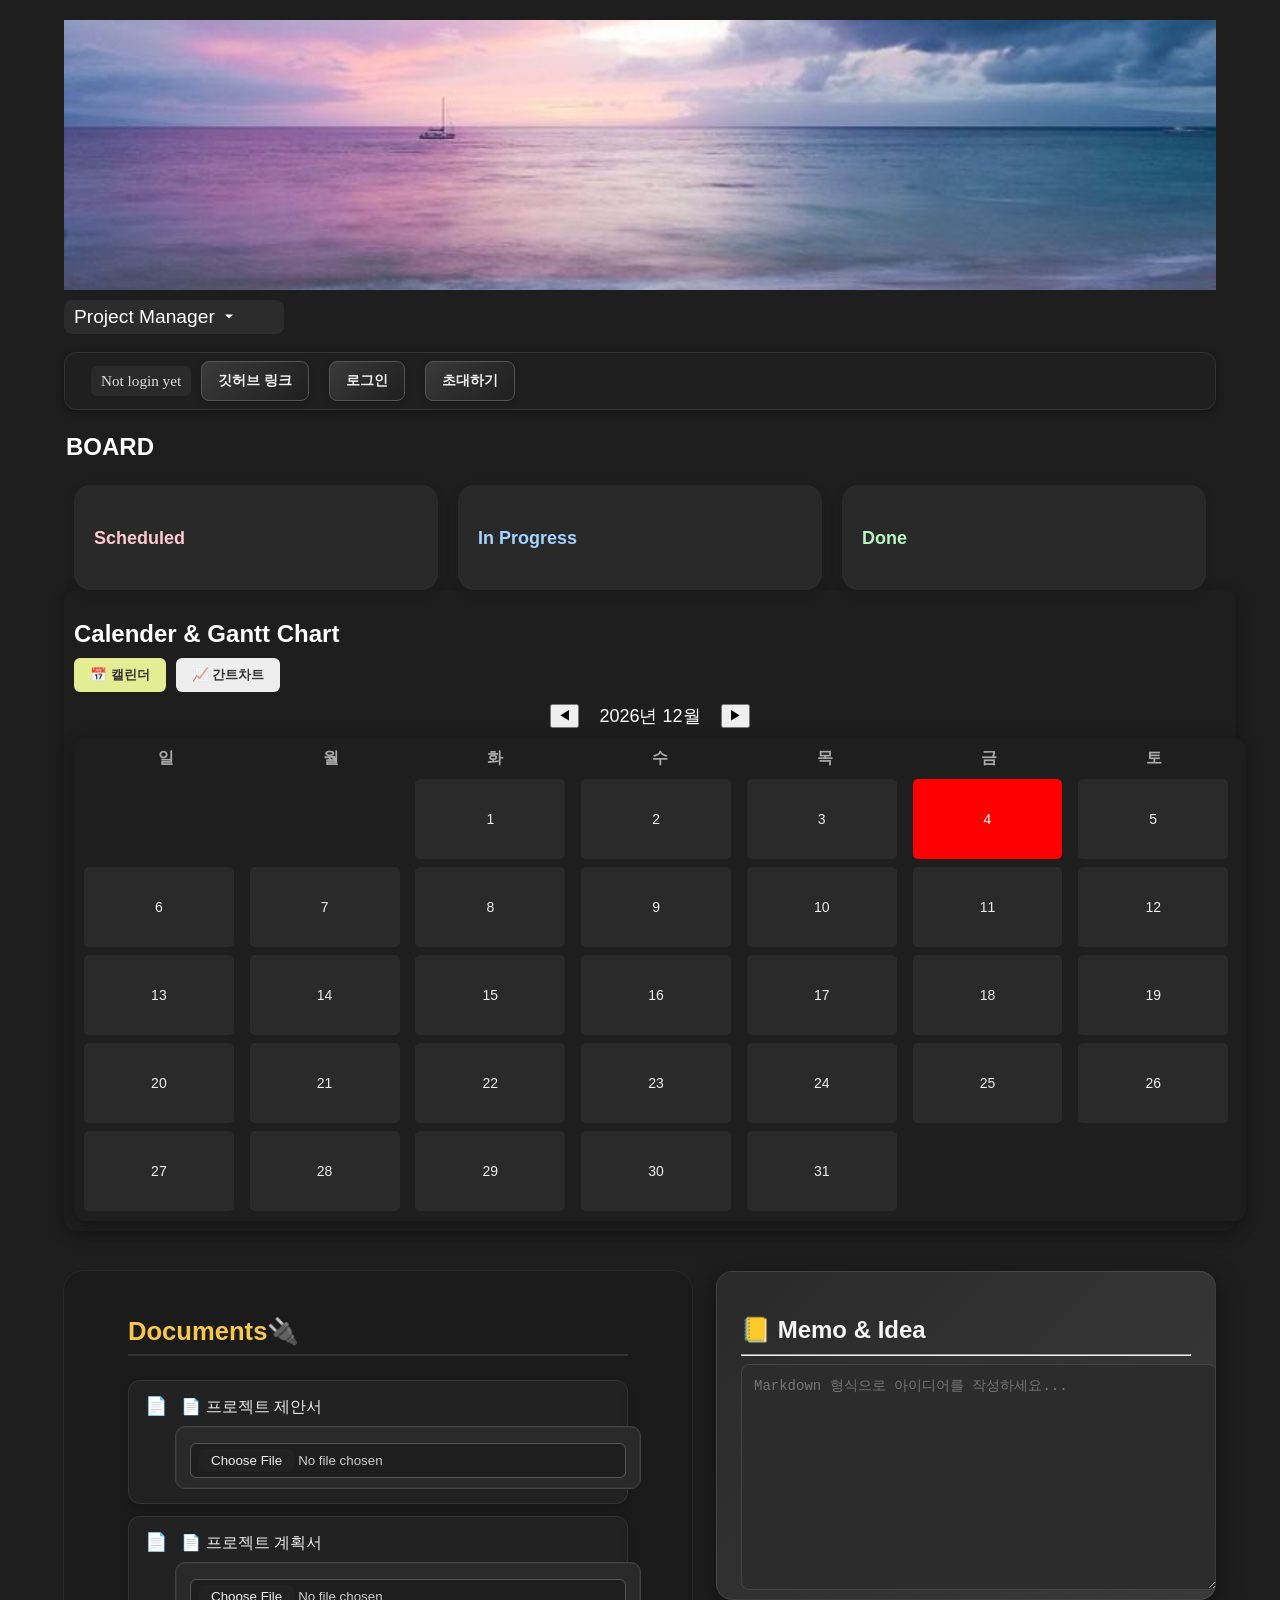
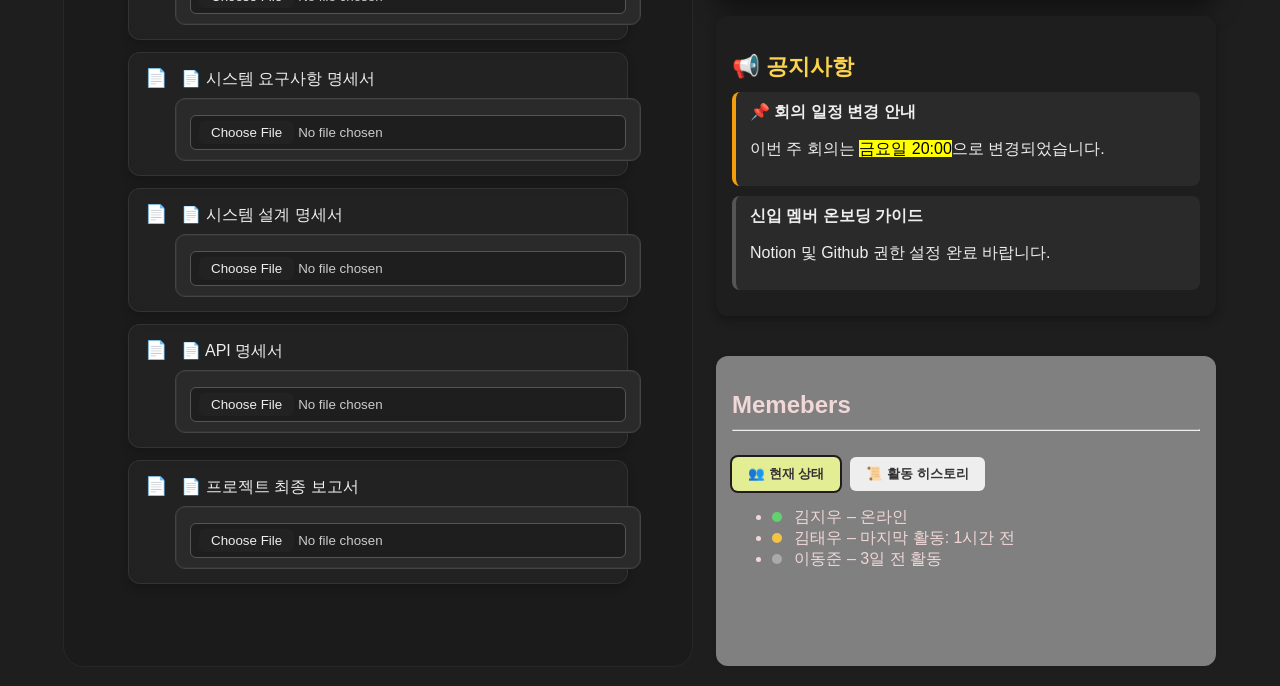
<file: front/index.html>
<!DOCTYPE html>
<html lang="ko">
<head>
  <meta charset="UTF-8">
  <title>Project With Me</title>
  <link rel="stylesheet" href="index.css">
  <link rel="stylesheet" href="dropdown.css">
  <script src="https://code.jquery.com/jquery-3.6.0.min.js"></script>
  <script src="./render.js"></script>
</head>
<body>
  <div class="container">
    <div class="bck-image">
      <img alt="" src="./images/see.jpg" referrerpolicy="same-origin" style="display: block; 
      object-fit: cover; border-radius: 0px; width: 100%; height: 30vh; max-height: 280px; opacity: 1; 
      object-position: center 60%;">
    </div>

    <!-- 상단 버튼 영역 -->
    <div class="top-buttons">
      <div id="project-dropdown" class="project-header">
        <div class="project-title">Project Manager
        <svg id="dropdown-icon" viewBox="0 0 20 20"><path d="M5 7l5 5 5-5z"/></svg>
        </div>
        <div id="project-list" class="project-dropdown hidden"></div>
      </div><br>
      <div class="user-controls">
        <div id="user-name">Not login yet</div>
        <button class="github-link">깃허브 링크</button>
        <button class="login-btn">로그인</button>
        <button class="logout-btn" style="display: none;">로그아웃</button>
        <button>초대하기</button>
      </div>
    </div>

     <section class="board">
      <br>
      <h2>BOARD</h2>
      <div class="board-columns">
        <div class="column" data-status="Scheduled">
          <h3>Scheduled <button class="add-btn">+</button></h3>
          <div class="card-list"></div>
        </div>
        <div class="column" data-status="In Progress">
          <h3>In Progress <button class="add-btn">+</button></h3>
          <div class="card-list"></div>
        </div>
        <div class="column" data-status="Done">
          <h3>Done <button class="add-btn">+</button></h3>
          <div class="card-list"></div>
        </div>
      </div>
    </section>

    <!-- card modal-->
    <div id="modal" class="modal">
      <div class="modal-content">
        <h3>새 카드 추가</h3>
        <label for="task-name">이름:</label>
        <input type="text" id="task-name" required>
        <label for="task-owner">담당자:</label>
        <input type="text" id="task-owner" required>
        <label for="task-start">시작일:</label>
        <input type="date" id="task-start">
        <label for="task-end">종료일:</label>
        <input type="date" id="task-end">
      </div>
        <div class="modal-actions">
          <button id="add-card-confirm" class="confirm">추가</button>
          <button id="modal-close" class="cancel">닫기</button>
        </div>

    </div>

    <!-- card detail (상세정보 디테일 바꾸기기)(완완) -->
    <div id="detail-modal" class="modal">
      <div class="modal-content">
        <span class="close" id="detail-close">&times;</span>
        <h2>카드 상세정보</h2>
        <p id="detail-title"></p>
        <p id="detail-owner"></p>
        <p id="detail-dates"></p>
      </div>
    </div>


 

    <!-- Calender & Gantt chart-->
    <section class="calendar">
      <h2>Calender & Gantt Chart</h2>
      <div class="tab-buttons">
        <button class="tab active" onclick="switchTab('calendar')">📅 캘린더</button>
        <button class="tab" onclick="switchTab('gantt')">📈 간트차트</button>
      </div>

    <!-- 버튼 모양 바꾸기 (완)-->
      <div id="calendar-view" class="tab-content active">
        <div id="calendar-header">
          <button onclick="changeMonth(-1)">◀</button>
          <span id="month-year"></span>
          <button onclick="changeMonth(1)">▶</button>
        </div>
        <div class="calendar">
          <div class="day-names">
            <div>일</div><div>월</div><div>화</div><div>수</div><div>목</div><div>금</div><div>토</div>
          </div>
          <div id="calendar-days" class="days-grid"></div>
        </div>
        <div class="calendar-entry-panel" style="display: none;">
          <h3>📌 일정 입력</h3>
          <p id="selected-date-text">날짜를 클릭하세요</p>
          <textarea id="calendar-note" placeholder="일정 메모 작성..." rows="6"></textarea>
          <button id="save-calendar-entry">저장</button>
        </div>
      </div>
      <div id="gantt-view" class="tab-content">
        <div class="gantt-box">
          <div id="gantt-chart"></div>
        </div>
      </div>
    </section>



  <div class="document-idea-wrapper">
    <!-- 왼쪽: API 문서 영역 -->
    <section class="api-section">
      <h2>Documents🔌</h2>
      <ul class="doc-list uploaded-list">
        <li>
          📄 프로젝트 제안서
          <div class="list-box" data-doc-type="프로젝트_제안서">
            <input type="file" class="upload-input">
            <div class="uploaded-filename"></div>
          </div>
        </li>
        <li>
          📄 프로젝트 계획서
          <div class="list-box" data-doc-type="프로젝트_계획서">
            <input type="file" class="upload-input">
            <div class="uploaded-filename"></div>
          </div>
        </li>
        <li>
          📄 시스템 요구사항 명세서
          <div class="list-box" data-doc-type="시스템_요구사항_명세서">
            <input type="file" class="upload-input">
            <div class="uploaded-filename"></div>
          </div>
        </li>  
        <li>
          📄 시스템 설계 명세서
          <div class="list-box" data-doc-type="시스템_설계_명세서">
            <input type="file" class="upload-input">
            <div class="uploaded-filename"></div>
          </div>
        </li>  
        <li>
          📄 API 명세서
          <div class="list-box" data-doc-type="API_명세서">
            <input type="file" class="upload-input">
            <div class="uploaded-filename"></div>
          </div>
        </li>  
        <li>
          📄 프로젝트 최종 보고서
          <div class="list-box" data-doc-type="프로젝트_최종_보고서">
            <input type="file" class="upload-input">
            <div class="uploaded-filename"></div>
          </div>
        </li>
      </ul>
    </section>

  <div class="side-split-wrapper">
      <section class="memo-section">
        <h2>📒 Memo & Idea</h2><hr>
        <textarea id="markdown-input" placeholder="Markdown 형식으로 아이디어를 작성하세요..." rows="6"></textarea>
        <div id="markdown-preview"></div>
      </section>

  <section class="notice-section">
    <h2>📢 공지사항</h2>
    <div class="notice-list">
      <div class="notice-item pinned">
        <strong>📌 회의 일정 변경 안내</strong>
        <p>이번 주 회의는 <mark>금요일 20:00</mark>으로 변경되었습니다.</p>
      </div>
      <div class="notice-item">
        <strong>신입 멤버 온보딩 가이드</strong>
        <p>Notion 및 Github 권한 설정 완료 바랍니다.</p>
      </div>
    </div>
  </section>


  <section class="member-section">
    <h2>Memebers</h2><hr><br>
    <div class="tab-buttons">
      <button class="tab active" onclick="switchMemberTab('status')">👥 현재 상태</button>
      <button class="tab" onclick="switchMemberTab('history')">📜 활동 히스토리</button>
    </div>

    <div id="member-status" class="tab-content active">
      <ul>
        <li><span class="status online"></span> 김지우 – 온라인</li>
        <li><span class="status away"></span> 김태우 – 마지막 활동: 1시간 전</li>
        <li><span class="status offline"></span> 이동준 – 3일 전 활동</li>
      </ul>
    </div>

    <div id="member-history" class="tab-content">
      <ul>
        <li>✅ 김지우 – 보드 구성 완료 <span class="time">5분 전</span></li>
        <li>✏️ 김태우 – 간트차트 일정 수정 <span class="time">30분 전</span></li>
        <li>➕ 이동준 – ‘기획안 정리’ 카드 추가 <span class="time">어제</span></li>
      </ul>
    </div>
  </section>

    </div>
</div>
  <!-- invite modal -->
  <div id="invite-modal" class="modal" style="display: none;">
    <div class="modal-content">
      <h3>이메일로 사용자 초대</h3>
      <label for="invite-email">초대할 이메일:</label>
      <input type="email" id="invite-email" placeholder="user@example.com" required>
      <button id="invite-confirm">초대 전송</button>
      <button id="invite-close">닫기</button>
    </div>
  </div>

  <script src="index.js?v=1"></script>
</body>
</html>
</file>
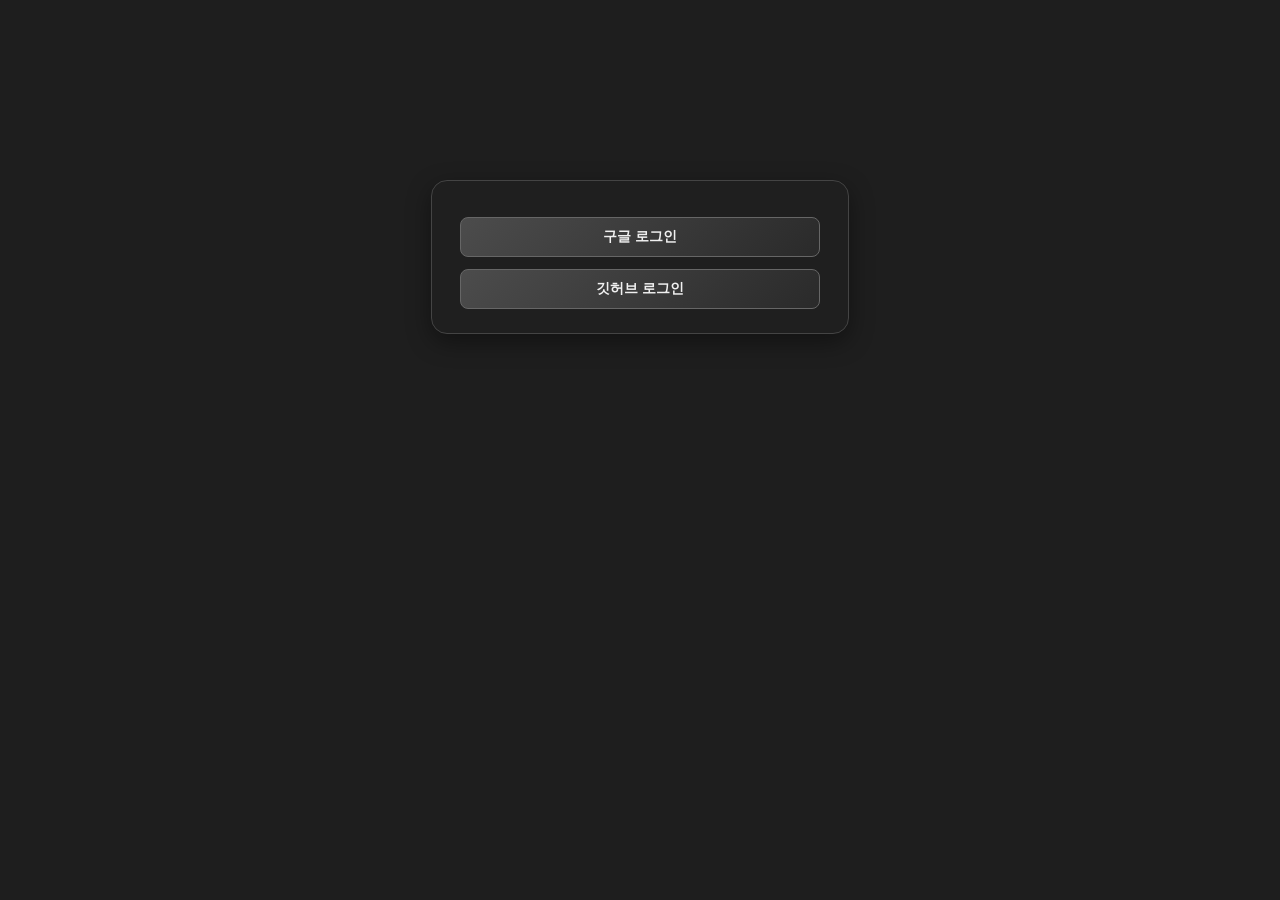
<file: front/login.html>
<!DOCTYPE html>
<html lang="en">
<head>
    <meta charset="UTF-8">
    <meta name="viewport" content="width=device-width, initial-scale=1.0">
    <link rel="stylesheet" href="index.css">
    <script src="https://code.jquery.com/jquery-3.6.0.min.js"></script>

    <title>Login page</title>
</head>
<body>
    <div id="login-popup">
      <input class="google-login" type="button" value="구글 로그인">
      <input class="github-login" type="button" value="깃허브 로그인">
      <!-- <button class="close-popup">닫기</button>    -->
    </div>
    <script src="login.js"></script>

</body>
</html>
</file>
<file: front/index.css>
body {
   font-family: 'Arial', sans-serif;
   background-color: #1e1e1e;
   color: white;
   margin: 0;
   padding: 0;
  }

  .container {
   width: 90%;
   margin: auto;
   padding: 20px;
  }
  
  .bck-image {
   grid-area:1/1;
   width: 100%;
   height: 100%;
  }

  h1, h2{
   margin-bottom: 10px;
  }
  
.top-buttons button {
  margin-right: 10px;
  background: linear-gradient(135deg, #3a3a3a, #1f1f1f);
  color: #f0f0f0;
  padding: 10px 16px;
  border: 1px solid #555;
  border-radius: 8px;
  font-size: 14px;
  font-weight: 600;
  cursor: pointer;
  transition: all 0.2s ease-in-out;
  box-shadow: 0 2px 6px rgba(0, 0, 0, 0.2);
}

.top-buttons button:hover {
  background: linear-gradient(135deg, #4c4c4c, #2a2a2a);
  box-shadow: 0 4px 10px rgba(0, 0, 0, 0.4);
  transform: translateY(-2px);
}

.top-buttons button:active {
  transform: translateY(1px);
  box-shadow: none;
}
.user-controls {
  display: flex;
  align-items: center;
  gap: 10px;
  background-color: #1f1f1f;
  border: 1px solid #333;
  padding: 8px 14px;
  border-radius: 12px;
  box-shadow: 0 2px 8px rgba(0, 0, 0, 0.3);
}
#user-name {
  font-size: 0.95rem;
  font-weight: 500;
  font-family: consolas;
  color: #ddd;
  margin-left: 12px;
  padding: 4px 10px;
  background-color: #2a2a2a;
  border-radius: 6px;
  display: inline-block;
  vertical-align: middle;
  line-height: 1.5;
  transition: background-color 0.2s ease, transform 0.2s ease;
}

#user-name:hover {
  background-color: #3a3a3a;
  transform: scale(1.02);
  cursor: default;
}

/* 초대 모달  */
#invite-modal {
  height: auto !important;
  display: none;
  position: fixed;
  top: 20%;
  left: 50%;
  transform: translateX(-50%);
  width: 360px;
  background-color: #1f1f1f;
  color: #f0f0f0;
  border-radius: 16px;
  padding: 24px;
  box-shadow: 0 12px 32px rgba(0, 0, 0, 0.5);
  z-index: 1000;
  font-family: 'Segoe UI', sans-serif;
}

/* 이메일 입력창 */
#invite-email {
  width: 90%;
  padding: 12px;
  margin-bottom: 16px;
  border-radius: 8px;
  border: 1px solid #444;
  background-color: #2c2c2c;
  color: #f0f0f0;
  font-size: 14px;
  transition: border-color 0.2s;
}

#invite-email:focus {
  outline: none;
  border-color: #888;
}


#invite-confirm,
#invite-close {
  padding: 10px 16px;
  margin-right: 10px;
  font-size: 14px;
  font-weight: 600;
  border: none;
  border-radius: 8px;
  cursor: pointer;
  transition: all 0.2s ease-in-out;
}


#invite-confirm {
  background: linear-gradient(90deg, #fbbf24, #f59e0b); /* 노랑 → 주황 */
  color: #1f1f1f;
}

#invite-confirm:hover {
  background: linear-gradient(90deg, #facc15, #eab308);
}


#invite-close {
  background-color: #333;
  color: #f0f0f0;
}

#invite-close:hover {
  background-color: #444;
}

  
.board-columns {
  display: flex;
  gap: 20px;
  margin-top: 20px;
  padding: 0 10px;
}

.column {
  background-color: #292929;
  padding: 20px;
  border-radius: 16px;
  flex: 1;
  box-shadow: 0 4px 12px rgba(0,0,0,0.15);
  transition: box-shadow 0.3s ease;
}

.column:hover {
  box-shadow: 0 6px 20px rgba(0,0,0,0.2);
}

/* 📌 헤더 */
.column h3 {
  display: flex;
  justify-content: space-between;
  align-items: center;
  font-family: 'Segoe UI', sans-serif;
  font-size: 18px;
  margin-bottom: 16px;
  font-weight: 600;
  color: #f0f0f0;
}

/* 컬럼별 색상 */
.column:nth-child(1) h3 { color: #ffcad4; }   /* Scheduled - 연핑크 */
.column:nth-child(2) h3 { color: #a4d4ff; }   /* In Progress - 연하늘 */
.column:nth-child(3) h3 { color: #b8f7c3; }   /* Done - 연초록 */

/* 기본 버튼 숨김 */
.column h3 .add-btn {
  opacity: 0;
  visibility: hidden;
  pointer-events: none;
  transition: all 0.2s ease;
}

/* ✅ h3 위에 마우스 올리면 버튼 보여줌 */
.column h3:hover .add-btn {
  opacity: 1;
  visibility: visible;
  pointer-events: auto;
}

.add-btn {
  background-color: transparent;
  color: #cccccc; /* 연한 회색 글자 */
  font-size: 18px;
  font-weight: bold;
  border: 1px solid #555; /* 어두운 경계 */
  border-radius: 6px;
  padding: 4px 10px;
  cursor: pointer;
  transition: all 0.2s ease;
}

.add-btn:hover {
  background-color: #333;
  color: #fff;
  border-color: #888;
  box-shadow: 0 0 5px rgba(255, 255, 255, 0.1);
}


/* 상세 모달 전체 */
#detail-modal {
  display: none;
  position: fixed;
  top: 50%;
  left: 50%;
  transform: translate(-50%, -50%);
  width: 360px;
  background-color: #2c2c2c;
  border-radius: 16px;
  box-shadow: 0 20px 40px rgba(0, 0, 0, 0.6);
  z-index: 1000;
  color: #f0f0f0;
  padding: 28px 24px;
  font-family: 'Segoe UI', sans-serif;
}

/* 제목 */
#detail-modal h2 {
  font-size: 20px;
  font-weight: 700;
  color: #ffd861;
  margin-bottom: 16px;
  border-bottom: 1px solid #444;
  padding-bottom: 8px;
}

/* 상세 정보 텍스트 */
#detail-modal p {
  font-size: 15px;
  line-height: 1.6;
  margin-bottom: 10px;
  color: #ddd;
}

/* 닫기 버튼 (X) */
#detail-modal .close {
  position: absolute;
  top: 14px;
  right: 16px;
  font-size: 22px;
  font-weight: bold;
  color: #aaa;
  cursor: pointer;
  transition: color 0.2s ease-in-out;
}

#detail-modal .close:hover {
  color: #fff;
}

  .card {
   padding: 10px;
   margin-bottom: 10px;
   background-color: #444;
   border-radius: 8px;
   box-shadow: 0 2px 5px rgba(0,0,0,0.1);
  }
  .card:hover {
   transform: scale(1.02);
  }
  
  .card-text {
   font-weight: bold;
   margin-bottom: 5px;
  }
  
  .card-status {
   width: 100%;
   padding: 4px;
   font-size: 0.9em;
  }
  .card .name {
   font-weight: bold;
  }
  .card .owner {
   font-size: 0.8em;
   color: #ccc;
  }

  .card.scheduled {
   background-color: #f1ced3; 
  }

  .card.in-progress {
   background-color: rgba(11, 84, 120, 0.5);
  }

  .card.done {
   background-color:rgba(23, 85, 54, 0.5);
  }

.card-list {
  display: flex;
  flex-direction: column;
  gap: 10px;
}

.gantt-box {
width: 100%;
  overflow-x: auto;
  padding: 12px;
  background-color: #1e1e1e;
  border-radius: 10px;
  min-height: 150px;
}

/* 기존 간트차트 스타일 중복 방지용 주석 처리 (Notion 스타일로 대체) */
/*
.gantt-header {
  display: flex;
  gap: 0px;
  margin-left: 90px;
}
.gantt-cell {
  width: 40px;
  height: 40px;
  font-size: 18px;
  line-height: 40px;
  color: #fff;
  text-align: center;
  border-right: 1px solid #444;
  background: #232323;
  position: relative;
}
.gantt-row {
  position: relative;
  height: 40px;
  overflow: visible;
  background-color: transparent;
  border-bottom: 1px solid #333;
}
.gantt-row span {
  display: inline-block;
  min-width: 80px;
  font-size: 13px;
  color: #eee;
  position: absolute;
  left: 0;
  top: 8px;
  z-index: 1;
}
.gantt-bar {
  border-radius: 8px;
  box-shadow: 0 2px 8px rgba(0,0,0,0.18);
  min-width: 32px;
  min-height: 24px;
  height: 24px;
  display: flex;
  align-items: center;
  padding: 0 12px;
  font-size: 13px;
  font-weight: 600;
  cursor: pointer;
  transition: box-shadow 0.18s, transform 0.18s;
  position: absolute;
  z-index: 2;
  opacity: 0.98;
  border: none;
  background: #444;
  color: #fff;
}
.gantt-bar:hover {
  box-shadow: 0 4px 16px rgba(0,0,0,0.28);
  transform: scale(1.03);
  opacity: 1;
}
.gantt-bar.scheduled {
  background: linear-gradient(90deg, #f8bfc6, #f4a6b8);
  color: #2a0d14;
}
.gantt-bar.in-progress {
  background: linear-gradient(90deg, #91c9f8, #689ce6);
  color: #102544;
}
.gantt-bar.done {
  background: linear-gradient(90deg, #90e3b8, #59cda2);
  color: #0e3c28;
}
*/

/* 툴팁 스타일 개선 */
.gantt-bar.scheduled {
  background-color: #f1ced3; 
}

.gantt-bar.in-progress {
  background-color: rgba(11, 84, 120, 0.5);
}

.gantt-bar.done {
  background-color:rgba(23, 85, 54, 0.5);
}
.gantt-bar[title]:hover::after {
  content: attr(title);
  position: absolute;
  left: 50%;
  top: -38px;
  transform: translateX(-50%);
  background: #232323;
  color: #ffd36f;
  padding: 7px 14px;
  font-size: 13px;
  border-radius: 8px;
  white-space: pre-line;
  box-shadow: 0 2px 10px rgba(0,0,0,0.25);
  z-index: 10;
  pointer-events: none;
}
/* 스크롤바 스타일 개선 */
#gantt-chart::-webkit-scrollbar {
  height: 10px;
  background: #232323;
  border-radius: 8px;
}
#gantt-chart::-webkit-scrollbar-thumb {
  background: #444;
  border-radius: 8px;
}

  .doc-list {
   list-style-type: none;
   padding: 0;
  }
  
  .doc-list li {
    width: 100%;
    border-radius: 4px;
    border: 1px solid rgba(255, 255, 255, 0.13);
    background-color: transparent;
    padding: 16px 20px 16px 12px;
    color: rgba(255, 255, 255, 0.81);
  }


  .board h2{
   max-width: 100%;
    width: 100%;
    white-space: pre-wrap;
    word-break: break-word;
    caret-color: rgba(255, 255, 255, 0.81);
    padding: 3px 2px;
    font-family: ui-sans-serif, -apple-system, BlinkMacSystemFont, "Segoe UI Variable Display", "Segoe UI", Helvetica, "Apple Color Emoji", Arial, sans-serif, "Segoe UI Emoji", "Segoe UI Symbol";
    font-weight: 600;
    font-size: 1.5em;
    line-height: 1.3;
    margin: 0px;
  }

.calendar-wrapper {
  display: flex;
  gap: 24px;
  margin-top: 30px;
}

.calendar-panel {
  flex: 3; /* 75% */
}

.calendar-entry-panel {
  display: none;
  background-color: #2a2a2a;
  color: white;
  padding: 16px;
  border-radius: 8px;
  box-shadow: 0 2px 10px rgba(0,0,0,0.3);
  margin-top: 20px;
}
.calendar-entry-panel h3 {
  color: #f9c74f;
  font-size: 18px;
  margin-bottom: 6px;
}

#calendar-note {
  background-color: #1e1e1e;
  color: #ccc;
  border: 1px solid #444;
  border-radius: 8px;
  padding: 10px;
  font-family: 'Segoe UI', sans-serif;
  resize: vertical;
  min-height: 120px;
}

#save-calendar-entry {
  background: linear-gradient(135deg, #f9c74f, #f9844a);
  color: #1e1e1e;
  border: none;
  padding: 10px;
  font-weight: bold;
  border-radius: 8px;
  cursor: pointer;
}

#save-calendar-entry:hover {
  background: linear-gradient(135deg, #ffd95e, #f9a46f);
}

  
  .tab-buttons {
   display: flex;
   gap: 10px;
   margin-bottom: 10px;
  }
  
  .tab {
   background-color: #2a2a2a;
   border: none;
   padding: 8px 16px;
   color: white;
   cursor: pointer;
   border-radius: 5px;
  }
  
  /*.tab.active {
   background-color: #ad1b1b;
  }*/
  
  .tab-content {
   display: none;
  }
  
  .tab-content.active {
   display: block;
  }
  
  #calendar-header {
   display: flex;
   justify-content: center;
   align-items: center;
   gap: 20px;
   margin-bottom: 10px;
   font-size: 18px;
  }

.calendar {
  width: 100%;              /* 더 넓게 */
  margin: 0 auto;          /* 가운데 정렬 */
  background-color: #1e1e1e;
  border-radius: 12px;
  padding: 10px;
  box-shadow: 0 4px 16px rgba(0, 0, 0, 0.3);
}

.day-names {
  display: grid;
  grid-template-columns: repeat(7, 1fr);
  text-align: center;
  margin-bottom: 10px;
  color: #ccc;
  font-weight: bold;
}

.days-grid {
  display: grid;
  grid-template-columns: repeat(7, 1fr);
  gap: 8px;
}
.day-cell {
  height: 60px;
  aspect-ratio: 1;
  background-color: #2a2a2a;
  color: #eee;
  text-align: center;
  line-height: 60px;
  border-radius: 8px;
  font-size: 14px;
  transition: background-color 0.2s ease;
}
.day-cell:hover {
  background-color: #444;
  cursor: pointer;
}
.day-cell.empty {
  background: none;
  border: none;
  box-shadow: none;
}

.day-cell.has-note {
  background-color: #b597f0;
  position: relative;
}

.day-cell[title]:hover::after {
  content: attr(title);
  position: absolute;
  top: -30px;
  left: 0;
  background: #222;
  color: #fff;
  padding: 6px 10px;
  font-size: 12px;
  border-radius: 6px;
  white-space: nowrap;
}

  .day-names div {
   font-weight: bold;
   color: #aaa;
  }
  
  .days-grid div {
   width: 95%;
   padding: 10px 0;
   border-radius: 5px;
  }

  .calendar-modal {
  display: none;
  position: fixed;
  top: 20%;
  left: 50%;
  transform: translate(-50%, -10%);
  background-color: #1e1e1e;
  padding: 24px;
  border-radius: 12px;
  box-shadow: 0 0 20px rgba(0,0,0,0.6);
  z-index: 1000;
  width: 360px;
  color: white;
}

.calendar-modal-content h3 {
  margin-bottom: 10px;
  font-size: 18px;
  color: #f9c74f;
}

#calendar-note {
  width: 100%;
  border: 1px solid #444;
  background-color: #2a2a2a;
  color: #fff;
  border-radius: 6px;
  padding: 10px;
  font-family: 'Segoe UI', sans-serif;
}

.calendar-note {
  font-size: 10px;
  color: #f5c542;
  margin-top: 4px;
}

.calendar-modal-buttons {
  display: flex;
  justify-content: space-between;
  margin-top: 10px;
}

.calendar-modal-buttons button {
  flex: 1;
  margin: 0 5px;
  padding: 10px;
  background-color: #4caf50;
  color: white;
  border: none;
  border-radius: 8px;
  font-weight: bold;
  cursor: pointer;
}

#close-calendar-modal {
  background-color: #888;
}

  .today {
   background-color: red;
   color: white;
  }
  
  .list-box {
    min-height: 40px;
    width: 95%;
    font-size: 14px;
    font-family: ui-sans-serif, -apple-system, BlinkMacSystemFont, "Segoe UI Variable Display", "Segoe UI", Helvetica, "Apple Color Emoji", Arial, sans-serif, "Segoe UI Emoji", "Segoe UI Symbol";
    color: rgba(255, 255, 255, 0.443);
    border-radius: 4px;
    position: relative;
    margin-top: 10px;
    margin-left: 30px;
  }

.modal {
  display: none;
  position: fixed;
  top: 0; left: 0;
  width: 100%;
  height: 100%;
  background-color: rgba(20, 20, 20, 0.8);  
  z-index: 1000;
  overflow-y: auto;  /* 내용 넘치면 스크롤 */
  padding: 60px 20px;  
  box-sizing: border-box;
}

/* 모달 애니메이션 */
@keyframes modalFadeIn {
  from {
    opacity: 0;
    transform: translate(-50%, -20%);
  }
  to {
    opacity: 1;
    transform: translate(-50%, 0);
  }
}

.modal.animate {
  animation: modalFadeIn 0.4s ease-out;
}

.modal-content {
  max-width: 420px;
  margin: auto;
  background-color: #2c2c2c;
  border-radius: 16px;
  padding: 24px;
  box-shadow: 0 10px 30px rgba(0, 0, 0, 0.3);
  color: white;
  display: flex;
  flex-direction: column;
  gap: 12px;
}

.modal h3 {
  font-size: 20px;
  font-weight: 600;
  margin-bottom: 10px;
  color: #f9c74f;
}

.modal-content label {
  font-size: 14px;
  font-weight: 500;
  color: #ccc;
}

.modal-content input[type="text"],
.modal-content input[type="date"] {
  background-color: #2b2b2b;
  border: 1px solid #444;
  padding: 10px;
  font-size: 14px;
  border-radius: 8px;
  color: #eee;
  transition: border-color 0.3s;
}

.modal-content input:focus {
  outline: none;
  border-color: #f9c74f;
  box-shadow: 0 0 0 2px rgba(249, 199, 79, 0.3);
}
.modal-actions {
  display: flex;
  justify-content: center;   /* 👉 가운데 정렬 */
  gap: 14px;
  margin-top: 24px;
}


/* 공통 버튼 스타일 */
.modal-actions button {
  padding: 10px 18px;
  font-size: 14px;
  font-weight: 600;
  border-radius: 8px;
  border: none;
  cursor: pointer;
  transition: all 0.2s ease;
  font-family: 'Segoe UI', sans-serif;
}

/* 추가 버튼 - 눈에 띄는 포인트 색상 */
.modal-actions .confirm {
  background: linear-gradient(135deg, #f9c74f, #f9844a);
  color: #1e1e1e;
  box-shadow: 0 2px 6px rgba(249, 199, 79, 0.3);
}

.modal-actions .confirm:hover {
  background: linear-gradient(135deg, #ffd95e, #f9a46f);
  transform: translateY(-1px);
  box-shadow: 0 4px 10px rgba(249, 199, 79, 0.4);
}

/* 닫기 버튼 - 깔끔한 어두운 중립 색 */
.modal-actions .cancel {
  background-color: #333;
  color: #ccc;
}

.modal-actions .cancel:hover {
  background-color: #444;
  transform: translateY(-1px);
  box-shadow: 0 2px 8px rgba(0, 0, 0, 0.3);
}



#login-popup {
  position: fixed;
  top: 20%;
  left: 50%;
  transform: translateX(-50%);
  width: 360px;
  background: #1f1f1f;
  border: 1px solid #444;
  border-radius: 16px;
  padding: 24px 28px;
  box-shadow: 0 8px 24px rgba(0, 0, 0, 0.4);
  z-index: 1000;
  color: #f0f0f0;
  font-family: 'Segoe UI', sans-serif;
}

#login-popup h3 {
  margin-bottom: 16px;
  font-size: 20px;
  font-weight: 600;
  color: #f9c74f;
}

#login-popup input[type="text"],
#login-popup input[type="password"] {
  width: 100%;
  margin-bottom: 12px;
  padding: 10px 14px;
  background-color: #2b2b2b;
  color: #fff;
  border: 1px solid #555;
  border-radius: 8px;
  font-size: 14px;
  transition: border-color 0.2s ease;
}

#login-popup input:focus {
  outline: none;
  border-color: #888;
  background-color: #333;
}

#login-popup .google-login {
  width: 100%;
  margin-top: 12px;
  padding: 10px 14px;
  background: linear-gradient(135deg, #4c4c4c, #2a2a2a);
  color: #f0f0f0;
  border: 1px solid #666;
  border-radius: 8px;
  font-size: 14px;
  font-weight: bold;
  cursor: pointer;
  transition: all 0.2s ease-in-out;
}

#login-popup .google-login:hover {
  background: linear-gradient(135deg, #5c5c5c, #333);
  box-shadow: 0 4px 10px rgba(0, 0, 0, 0.3);
}

#login-popup .github-login {
  width: 100%;
  margin-top: 12px;
  padding: 10px 14px;
  background: linear-gradient(135deg, #4c4c4c, #2a2a2a);
  color: #f0f0f0;
  border: 1px solid #666;
  border-radius: 8px;
  font-size: 14px;
  font-weight: bold;
  cursor: pointer;
  transition: all 0.2s ease-in-out;
}

#login-popup .github-login:hover {
  background: linear-gradient(135deg, #5c5c5c, #333);
  box-shadow: 0 4px 10px rgba(0, 0, 0, 0.3);
}

/* 닫기 버튼 */
#login-popup .close-popup {
  background: linear-gradient(135deg, #444, #2a2a2a); /* 다크 그레이 */
  color: #f0f0f0;
  border: 1px solid #555;
}

#login-popup .close-popup:hover {
  background: linear-gradient(135deg, #5a5a5a, #3a3a3a);
  box-shadow: 0 4px 12px rgba(0, 0, 0, 0.3);
}

  .document-idea-wrapper {
  display: flex;
  gap: 20px;
  margin-top: 40px;
}


/* 오른쪽 영역을 위아래로 50:50 나눔 */
.side-split-wrapper {
  flex: 1;
  display: flex;
  flex-direction: column;
  gap: 16px;
}

.memo-section {
  flex: 1;
  background: linear-gradient(135deg, #2a2a2a, #3a3a3a); /* 세련된 다크 그라데이션 */
  color: #f5f5f5;
  border-radius: 16px;
  padding: 24px;
  box-shadow: 0 8px 24px rgba(0, 0, 0, 0.5);
  overflow: auto;
  border: 1px solid rgba(255, 255, 255, 0.08); /* 부드러운 투명 경계선 */
  transition: box-shadow 0.3s ease;
}

.memo-section:hover {
  box-shadow: 0 12px 30px rgba(0, 0, 0, 0.6); /* 호버 시 더 깊은 입체감 */
}
.memo-section textarea {
  background-color: #2a2a2a;        /* 입력 박스 배경 */
  color: #ddd;                      /* 입력 글자 색 */
  border: 1px solid #444;
  border-radius: 8px;
  font-family: 'Courier New', monospace;
  font-size: 14px;
  padding: 12px;
  width: 100%;
  resize: vertical;
}

#markdown-preview {
  background-color: #1c1c1c;
  color: #ccc;
  border-top: 1px dashed #555;
  border-radius: 6px;
  padding: 14px;
  margin-top: 16px;
  font-size: 14px;
  line-height: 1.6;
}
#markdown-input {
  width: 100%;
  height: 200px; /* 👉 세로 크기 조정 */
  background-color: #2c2c2c;
  color: #f0f0f0;
  border: 1px solid #444;
  border-radius: 8px;
  padding: 12px;
  font-size: 14px;
  resize: vertical; /* 크기 조절 허용 */
}

/* 멤버 */
.member-section {
  flex: 1;
  color:#f1d7d7;
  background-color: gray;
  border-radius: 12px;
  padding: 16px;
  box-shadow: 0 0 6px rgba(0,0,0,0.06);
  overflow-y: auto;
}

/* 멤버 상태 표시 */
.status {
  width: 10px;
  height: 10px;
  margin-right: 8px;
  border-radius: 50%;
  display: inline-block;
}
.status.online { background-color: #61d26f; }
.status.away { background-color: #f5c344; }
.status.offline { background-color: #aaa; }

/* 문서 전체 레이아웃 */
.document-idea-wrapper {
  display: flex;
  flex-wrap: wrap;
  gap: 24px;
  align-items: stretch;
  box-sizing: border-box;
  width: 100%;
}

.api-section {
  flex: 1;
  width: 100%;
  max-width: 800px;              
  margin: 0 auto;
  background-color: #1b1b1b;
  color: #f0f0f0;
  padding: 24px 5vw;              /* 좌우 여백을 뷰포트 기준 */
  border-radius: 20px;
  box-shadow: 0 0 0 1px rgba(255, 255, 255, 0.04);
  font-family: 'Segoe UI', sans-serif;
}

/* 제목 */
.api-section h2 {
  font-size: 1.6em;
  font-weight: bold;
  color: #f9c74f;
  border-bottom: 2px solid #333;
  padding-bottom: 8px;
  margin-bottom: 24px;
}

/* 문서 항목 목록 */
.doc-list {
  list-style-type: none;
  padding: 0;
  margin: 0;
}

/* 📄 리스트 항목 (카드 스타일) */
.doc-list li {
  background: rgba(255, 255, 255, 0.03);
  border-radius: 12px;
  padding: 14px 16px;
  margin-bottom: 12px;
  border: 1px solid rgba(255, 255, 255, 0.08);
  box-shadow: 0 4px 10px rgba(0, 0, 0, 0.2);
  backdrop-filter: blur(4px);
  transition: transform 0.2s ease, box-shadow 0.2s ease;
  color: #eee;
  position: relative;
  width: 100%;
  box-sizing: border-box;
}

.doc-list li:hover {
  transform: translateY(-4px);
  box-shadow: 0 12px 24px rgba(0, 0, 0, 0.35);
}

/* 문서 아이콘 강조 */
.doc-list li::before {
  content: "📄";
  margin-right: 10px;
  font-size: 18px;
  color: #ffd36f;
}

/* 내부 업로드 박스 */
.api-section .list-box {
  background-color: #2a2a2a;
  color: #ddd;
  font-weight: 500;
  border-radius: 10px;
  padding: 10px 14px;
  border: 1px solid #444;
  box-shadow: inset 0 0 0 1px #333;
  margin-top: 8px;
  width: 100%;
  box-sizing: border-box;
  overflow-wrap: break-word;
  white-space: normal;
  transition: box-shadow 0.2s ease;
}

.api-section .list-box:hover {
  box-shadow: inset 0 0 0 1px #666;
}

.api-section .list-box .column {
  background: none;
  color: #ccc;
  font-size: 14px;
  font-weight: 600;
  border: none;
  display: inline-block;
  word-break: break-word;
}

.api-section input[type="file"] {
  color: #ccc;
  background-color: #1e1e1e;
  border: 1px solid #555;
  border-radius: 6px;
  padding: 5px 8px;
  font-family: inherit;
  width: 100%;
  box-sizing: border-box;
  margin-top: 6px;
}
input[type="file"] {
  padding: 4px 8px;
  border-radius: 6px;
  background: #222;
  color: #eee;
  border: 1px solid #444;
  transition: background 0.2s, color 0.2s;
}
input[type="file"]:hover::-webkit-file-upload-button {
  background: #4fc3f7;
  color: #fff;
  border-radius: 6px;
}
input[type="file"]::-webkit-file-upload-button {
  padding: 4px 12px;
  border-radius: 6px;
  background: #222;
  color: #eee;
  border: none;
  transition: background 0.2s, color 0.2s;
  cursor: pointer;
}
input[type="file"]:hover {
  background: #4fc3f7;
  color: #fff;
}

/*반응형: 화면 작을 때 조정 */
@media (max-width: 600px) {
  .api-section {
    padding: 16px 4vw;
  }

  .api-section h2 {
    font-size: 1.4em;
  }

  .doc-list li {
    padding: 12px;
  }

  .api-section .list-box {
    padding: 8px 10px;
  }

  .api-section input[type="file"] {
    font-size: 13px;
  }
}



.tab-buttons {
  display: flex;
  gap: 10px;
  margin-bottom: 12px;
}

.tab {
  background-color: #eee;
  border: none;
  padding: 8px 16px;
  border-radius: 6px;
  cursor: pointer;
  font-weight: bold;
  color: #333;
}

.tab.active {
  background-color: #e3ed94;
  box-shadow: 0 0 0 2px #201c1c;
}


.notice-section {
  background: #1e1e1e;
  color: #eee;
  padding: 16px;
  border-radius: 12px;
  box-shadow: 0 4px 10px rgba(0,0,0,0.3);
  margin-bottom: 24px;
}
.notice-section h2 {
  margin-bottom: 10px;
  font-size: 1.4em;
  color: #fcd34d;
}
.notice-item {
  background: #2a2a2a;
  padding: 10px 14px;
  border-left: 4px solid #555;
  margin-bottom: 10px;
  border-radius: 8px;
}
.notice-item.pinned {
  border-color: #f59e0b;
}
.delete-card-btn {
  background-color: transparent;
  color: white;
  border: 1px solid #fefcfc;
  border-radius: 6px;
  padding: 4px 10px;
  margin-left: auto;
  float: right;
  font-size: 12px;
  cursor: pointer;
  transition: background-color 0.2s ease, transform 0.2s ease;
}

.delete-card-btn:hover {
  background-color: #ff6b6b;
  color: #1b1b1b;
  transform: translateY(-1px);
}

/* Notion 스타일 간트차트 2줄 헤더 및 바/행/툴팁/스크롤바 */
.gantt-header-year {
  display: flex;
  margin-left: 120px;
  background: #161616;
  height: 32px;
  align-items: center;
  border-bottom: 1px solid #232323;
}
.gantt-cell-year {
  font-size: 18px;
  font-weight: 900;
  color: #ffe082;
  background: #161616;
  text-align: center;
  line-height: 32px;
  border-right: 1px solid #232323;
  letter-spacing: 1px;
}
.gantt-header-month {
  display: flex;
  margin-left: 120px;
  background: #181818;
  height: 28px;
  align-items: center;
  border-bottom: 1px solid #232323;
}
.gantt-cell-month {
  font-size: 15px;
  font-weight: 700;
  color: #fff;
  background: #181818;
  text-align: center;
  line-height: 28px;
  border-right: 1px solid #232323;
}
.gantt-header-day {
  display: flex;
  margin-left: 120px;
  background: #181818;
  height: 28px;
  align-items: center;
}
.gantt-cell-day {
  font-size: 13px;
  color: #aaa;
  background: #181818;
  text-align: center;
  line-height: 28px;
  border-right: 1px solid #232323;
}
.gantt-row {
  position: relative;
  height: 38px;
  border-bottom: 1px solid #232323;
  display: flex;
  align-items: center;
  background: none;
}
.gantt-row-label {
  min-width: 120px;
  max-width: 120px;
  font-size: 14px;
  color: #eee;
  font-weight: 600;
  position: absolute;
  left: 0;
  top: 7px;
  z-index: 1;
  white-space: nowrap;
  overflow: hidden;
  text-overflow: ellipsis;
}
.gantt-bar {
  display: grid;
  grid-template-columns: 1fr auto;
  align-items: center;
  height: 28px;
  border-radius: 8px;
  margin: 4px 0;
  font-size: 15px;
  font-weight: 600;
  padding: 0 12px;
  position: relative;
  z-index: 2;
  background: linear-gradient(90deg, #fbbf24, #f59e0b);
  color: #222;
  transition: transform 0.2s ease;
}

.gantt-bar:hover {
  transform: scale(1.03);
}

.gantt-bar.scheduled {
  background: linear-gradient(90deg, #f8bfc6, #f4a6b8);
  color: #2a0d14;
}
.gantt-bar.in-progress {
  background: linear-gradient(90deg, #91c9f8, #689ce6);
  color: #102544;
}
.gantt-bar.done {
  background: linear-gradient(90deg, #90e3b8, #59cda2);
  color: #0e3c28;
}
.gantt-bar[title]:hover::after {
  content: attr(title);
  position: absolute;
  left: 50%;
  top: -38px;
  transform: translateX(-50%);
  background: #232323;
  color: #ffd36f;
  padding: 7px 14px;
  font-size: 13px;
  border-radius: 8px;
  white-space: pre-line;
  box-shadow: 0 2px 10px rgba(0,0,0,0.25);
  z-index: 10;
  pointer-events: none;
}
#gantt-chart {
  display: grid;
  grid-auto-rows: 40px;
  align-items: center;
  position: relative;
  background: #181818;
  min-height: 200px;
}
#gantt-chart::-webkit-scrollbar {
  height: 10px;
  background: #232323;
  border-radius: 8px;
}
#gantt-chart::-webkit-scrollbar-thumb {
  background: #444;
  border-radius: 8px;
}
.file-info {
  position: relative;
  display: flex;
  align-items: center;
  justify-content: space-between;
}

.file-buttons {
  position: absolute;
  display: none; /* 기본은 숨김 */
  top: 50%;
  transform: translateY(-50%);
  right: 0;
}

.file-info:hover .file-buttons {
  display: inline-flex; /* hover하면 보이게 */
}

/* 파일 업로드, 다운로드, 삭제 버튼 스타일 */
.file-download-btn, .file-delete-btn {
  padding: 6px 14px;
  margin-left: 10px;
  font-size: 14px;
  font-weight: 600;
  border: none;
  border-radius: 6px;
  cursor: pointer;
  background: #222;
  color: #eee;
  transition: background 0.2s, color 0.2s;
}
.file-upload-btn:hover {
  background: #1976d2;
  color: #fff;
}
.file-download-btn:hover {
  background: #43a047;
  color: #fff;
}
.file-delete-btn:hover {
  background: #d32f2f;
  color: #fff;
}
</file>
<file: front/dropdown.css>
/* ✅ 컨테이너 (드롭다운 박스 포함) */
.project-header {
  display: flex;
  align-items: center;
  position: relative;
  cursor: pointer;
  padding: 6px 10px;
  border-radius: 8px;
  background-color: #2c2c2c;
  max-width: 200px;
  transition: background-color 0.2s;
  margin-top: 10px;
}

.project-header:hover {
  background-color: #3a3a3a;
}

/* ✅ 텍스트 & 아이콘 포함된 드롭다운 트리거 */
.project-title {
  display: flex;
  align-items: center;
  gap: 6px;
  color: white;
  font-size: 1.2rem;
  font-weight: 500;
  white-space: nowrap;
  overflow: hidden;
  text-overflow: ellipsis;
  flex-grow: 1;
}

/* ✅ 아이콘 회전 효과 */
#dropdown-icon {
  width: 16px;
  height: 16px;
  fill: white;
  transition: transform 0.2s ease;
}

.project-header.open #dropdown-icon {
  transform: rotate(180deg);
}

/* ✅ 드롭다운 메뉴 */
.project-dropdown {
  position: absolute;
  top: calc(100% + 8px);
  left: 0;
  width: 240px;
  background-color: #1e1e1e;
  border: 1px solid #333;
  border-radius: 10px;
  box-shadow: 0 8px 16px rgba(0, 0, 0, 0.6);
  padding: 6px 0;
  z-index: 999;
}

/* ✅ 숨김 클래스 */
.hidden {
  display: none !important;
}

/* ✅ 드롭다운 항목 */
.project-item {
  padding: 10px 16px;
  font-size: 1rem;
  color: white;
  cursor: pointer;
  transition: background-color 0.2s;
  user-select: none;
}

.project-item:hover {
  background-color: #3a3a3a;
}

/* ✅ 선택된 항목 강조 (선택 시 클래스 추가로 구현 가능) */
.project-item.selected {
  background-color: #444;
  font-weight: 600;
}
</file>
